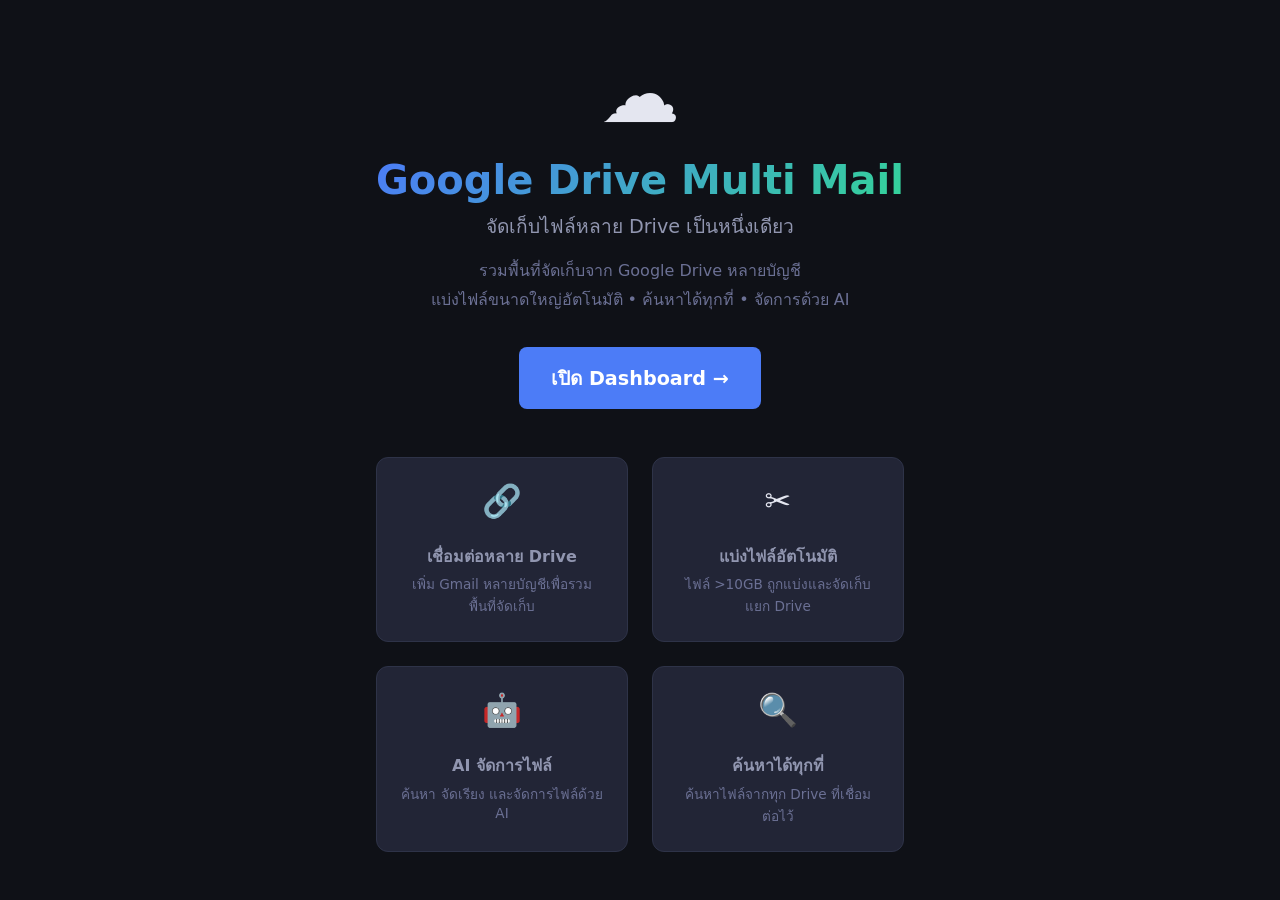
<file: templates/index.html>
<!DOCTYPE html>
<html lang="th">
<head>
    <meta charset="UTF-8">
    <meta name="viewport" content="width=device-width, initial-scale=1.0">
    <title>Google Drive Multi Mail</title>
    <link rel="stylesheet" href="/static/css/style.css">
</head>
<body>
    <div class="landing">
        <div class="landing-content">
            <div class="logo">☁️</div>
            <h1>Google Drive Multi Mail</h1>
            <p class="subtitle">จัดเก็บไฟล์หลาย Drive เป็นหนึ่งเดียว</p>
            <p class="desc">รวมพื้นที่จัดเก็บจาก Google Drive หลายบัญชี<br>
            แบ่งไฟล์ขนาดใหญ่อัตโนมัติ • ค้นหาได้ทุกที่ • จัดการด้วย AI</p>
            <a href="/dashboard" class="btn btn-primary btn-lg">เปิด Dashboard →</a>

            <div class="features">
                <div class="feature">
                    <span class="feature-icon">🔗</span>
                    <h3>เชื่อมต่อหลาย Drive</h3>
                    <p>เพิ่ม Gmail หลายบัญชีเพื่อรวมพื้นที่จัดเก็บ</p>
                </div>
                <div class="feature">
                    <span class="feature-icon">✂️</span>
                    <h3>แบ่งไฟล์อัตโนมัติ</h3>
                    <p>ไฟล์ >10GB ถูกแบ่งและจัดเก็บแยก Drive</p>
                </div>
                <div class="feature">
                    <span class="feature-icon">🤖</span>
                    <h3>AI จัดการไฟล์</h3>
                    <p>ค้นหา จัดเรียง และจัดการไฟล์ด้วย AI</p>
                </div>
                <div class="feature">
                    <span class="feature-icon">🔍</span>
                    <h3>ค้นหาได้ทุกที่</h3>
                    <p>ค้นหาไฟล์จากทุก Drive ที่เชื่อมต่อไว้</p>
                </div>
            </div>
        </div>
    </div>
</body>
</html>
</file>
<file: static/css/style.css>
/* ═══════════════════════════════════════════════════════════════════
   Google Drive Multi Mail - Dashboard Styles
   ═══════════════════════════════════════════════════════════════════ */

:root {
    --bg-primary: #0f1117;
    --bg-secondary: #1a1d28;
    --bg-card: #222536;
    --bg-hover: #2a2e42;
    --text-primary: #e4e6f0;
    --text-secondary: #9196b0;
    --text-muted: #6b7094;
    --accent: #4c7cf7;
    --accent-hover: #3a6ae0;
    --success: #34d399;
    --warning: #fbbf24;
    --danger: #f87171;
    --border: #2e3348;
    --shadow: 0 4px 24px rgba(0,0,0,0.3);
    --radius: 12px;
}

* {
    margin: 0;
    padding: 0;
    box-sizing: border-box;
}

body {
    font-family: 'Segoe UI', 'Noto Sans Thai', system-ui, -apple-system, sans-serif;
    background: var(--bg-primary);
    color: var(--text-primary);
    min-height: 100vh;
}

/* ════════════════ Landing Page ════════════════ */

.landing {
    display: flex;
    justify-content: center;
    align-items: center;
    min-height: 100vh;
    text-align: center;
    padding: 2rem;
}

.landing-content {
    max-width: 800px;
}

.logo {
    font-size: 5rem;
    margin-bottom: 1rem;
    animation: float 3s ease-in-out infinite;
}

@keyframes float {
    0%, 100% { transform: translateY(0); }
    50% { transform: translateY(-10px); }
}

.landing h1 {
    font-size: 2.5rem;
    margin-bottom: 0.5rem;
    background: linear-gradient(135deg, var(--accent), var(--success));
    -webkit-background-clip: text;
    -webkit-text-fill-color: transparent;
}

.subtitle {
    color: var(--text-secondary);
    font-size: 1.2rem;
    margin-bottom: 1rem;
}

.desc {
    color: var(--text-muted);
    margin-bottom: 2rem;
    line-height: 1.8;
}

.btn {
    display: inline-block;
    padding: 0.75rem 1.5rem;
    border: none;
    border-radius: 8px;
    cursor: pointer;
    font-size: 1rem;
    font-weight: 600;
    transition: all 0.2s;
    text-decoration: none;
}

.btn-primary {
    background: var(--accent);
    color: white;
}

.btn-primary:hover {
    background: var(--accent-hover);
    transform: translateY(-1px);
}

.btn-lg {
    padding: 1rem 2rem;
    font-size: 1.2rem;
}

.btn-danger {
    background: var(--danger);
    color: white;
}

.btn-danger:hover {
    opacity: 0.85;
}

.btn-sm {
    padding: 0.4rem 0.8rem;
    font-size: 0.85rem;
}

.btn-success {
    background: var(--success);
    color: #000;
}

.features {
    display: grid;
    grid-template-columns: repeat(auto-fit, minmax(180px, 1fr));
    gap: 1.5rem;
    margin-top: 3rem;
}

.feature {
    background: var(--bg-card);
    border: 1px solid var(--border);
    border-radius: var(--radius);
    padding: 1.5rem;
    transition: transform 0.2s;
}

.feature:hover {
    transform: translateY(-4px);
}

.feature-icon {
    font-size: 2rem;
    display: block;
    margin-bottom: 0.5rem;
}

.feature h3 {
    font-size: 1rem;
    margin-bottom: 0.3rem;
}

.feature p {
    color: var(--text-muted);
    font-size: 0.85rem;
}

/* ════════════════ Navbar ════════════════ */

.navbar {
    display: flex;
    align-items: center;
    padding: 0 1.5rem;
    height: 60px;
    background: var(--bg-secondary);
    border-bottom: 1px solid var(--border);
    position: sticky;
    top: 0;
    z-index: 100;
}

.nav-brand a {
    text-decoration: none;
    color: var(--text-primary);
    font-weight: 700;
    font-size: 1.1rem;
}

.nav-tabs {
    display: flex;
    gap: 0.25rem;
    margin-left: 2rem;
    overflow-x: auto;
}

.nav-tab {
    background: none;
    border: none;
    color: var(--text-secondary);
    padding: 0.5rem 1rem;
    cursor: pointer;
    border-radius: 8px;
    font-size: 0.9rem;
    white-space: nowrap;
    transition: all 0.2s;
}

.nav-tab:hover {
    background: var(--bg-hover);
    color: var(--text-primary);
}

.nav-tab.active {
    background: var(--accent);
    color: white;
}

/* ════════════════ Tab Content ════════════════ */

.tab-content {
    display: none;
    padding: 2rem;
    max-width: 1200px;
    margin: 0 auto;
}

.tab-content.active {
    display: block;
}

h2 {
    font-size: 1.5rem;
    margin-bottom: 1.5rem;
}

h3 {
    font-size: 1.15rem;
    margin: 1.5rem 0 1rem;
    color: var(--text-secondary);
}

/* ════════════════ Stats Grid ════════════════ */

.stats-grid {
    display: grid;
    grid-template-columns: repeat(auto-fit, minmax(200px, 1fr));
    gap: 1rem;
    margin-bottom: 2rem;
}

.stat-card {
    background: var(--bg-card);
    border: 1px solid var(--border);
    border-radius: var(--radius);
    padding: 1.5rem;
    text-align: center;
}

.stat-icon {
    font-size: 2rem;
    margin-bottom: 0.5rem;
}

.stat-value {
    font-size: 1.8rem;
    font-weight: 700;
    color: var(--accent);
}

.stat-label {
    color: var(--text-muted);
    font-size: 0.85rem;
    margin-top: 0.3rem;
}

/* ════════════════ Storage Bar ════════════════ */

.storage-bar-container {
    display: flex;
    align-items: center;
    gap: 1rem;
    margin-bottom: 2rem;
}

.storage-bar {
    flex: 1;
    height: 20px;
    background: var(--bg-card);
    border-radius: 10px;
    overflow: hidden;
}

.storage-bar-fill {
    height: 100%;
    background: linear-gradient(90deg, var(--accent), var(--success));
    border-radius: 10px;
    transition: width 0.5s ease;
    width: 0%;
}

.storage-bar-label {
    font-weight: 600;
    min-width: 50px;
}

/* ════════════════ File List ════════════════ */

.file-list {
    display: flex;
    flex-direction: column;
    gap: 0.5rem;
}

.file-item {
    display: flex;
    align-items: center;
    gap: 1rem;
    padding: 1rem 1.25rem;
    background: var(--bg-card);
    border: 1px solid var(--border);
    border-radius: var(--radius);
    cursor: pointer;
    transition: background 0.2s;
}

.file-item:hover {
    background: var(--bg-hover);
}

.file-icon {
    font-size: 1.5rem;
    min-width: 40px;
    text-align: center;
}

.file-info {
    flex: 1;
}

.file-name {
    font-weight: 600;
    font-size: 1rem;
}

.file-meta {
    color: var(--text-muted);
    font-size: 0.8rem;
    margin-top: 0.2rem;
}

.file-actions {
    display: flex;
    gap: 0.5rem;
}

.tag {
    display: inline-block;
    background: var(--bg-hover);
    color: var(--text-secondary);
    padding: 0.15rem 0.5rem;
    border-radius: 4px;
    font-size: 0.75rem;
    margin: 0.1rem;
}

.split-badge {
    background: var(--warning);
    color: #000;
    padding: 0.15rem 0.5rem;
    border-radius: 4px;
    font-size: 0.75rem;
    font-weight: 600;
}

/* ════════════════ Upload ════════════════ */

.upload-area {
    border: 2px dashed var(--border);
    border-radius: var(--radius);
    padding: 3rem;
    text-align: center;
    margin-bottom: 1.5rem;
    transition: border-color 0.2s;
}

.upload-area:hover, .upload-area.drag-over {
    border-color: var(--accent);
}

.upload-icon {
    font-size: 3rem;
    margin-bottom: 1rem;
}

.upload-options {
    background: var(--bg-card);
    border: 1px solid var(--border);
    border-radius: var(--radius);
    padding: 1.5rem;
    margin-bottom: 1.5rem;
    display: flex;
    flex-direction: column;
    gap: 0.75rem;
}

.upload-options label {
    font-weight: 600;
    font-size: 0.9rem;
    color: var(--text-secondary);
}

.upload-options input,
.upload-options textarea {
    background: var(--bg-primary);
    border: 1px solid var(--border);
    border-radius: 8px;
    padding: 0.75rem;
    color: var(--text-primary);
    font-size: 0.95rem;
    width: 100%;
}

.upload-options textarea {
    height: 80px;
    resize: vertical;
}

.upload-progress {
    background: var(--bg-card);
    border: 1px solid var(--border);
    border-radius: var(--radius);
    padding: 1rem;
    margin-top: 0.75rem;
    transition: border-color 0.2s;
}

.upload-progress:has(.progress-fill[style*="var(--success)"]) {
    border-color: var(--success);
}

.upload-progress:has(.progress-fill[style*="var(--danger)"]) {
    border-color: var(--danger);
}

.progress-bar {
    height: 8px;
    background: var(--bg-primary);
    border-radius: 4px;
    overflow: hidden;
    margin-top: 0.5rem;
}

.progress-fill {
    height: 100%;
    background: var(--accent);
    border-radius: 4px;
    transition: width 0.3s;
}

/* ════════════════ Search ════════════════ */

.search-bar {
    display: flex;
    gap: 0.75rem;
    margin-bottom: 1.5rem;
}

.search-bar input {
    flex: 1;
    background: var(--bg-card);
    border: 1px solid var(--border);
    border-radius: 8px;
    padding: 0.75rem 1rem;
    color: var(--text-primary);
    font-size: 1rem;
}

.search-bar input:focus {
    outline: none;
    border-color: var(--accent);
}

/* ════════════════ Forms ════════════════ */

.card {
    background: var(--bg-card);
    border: 1px solid var(--border);
    border-radius: var(--radius);
    padding: 1.5rem;
    margin-bottom: 1rem;
}

.card h3 {
    margin-top: 0;
}

form {
    display: flex;
    flex-direction: column;
    gap: 0.75rem;
}

form label {
    font-weight: 600;
    font-size: 0.9rem;
    color: var(--text-secondary);
}

form input,
form textarea {
    background: var(--bg-primary);
    border: 1px solid var(--border);
    border-radius: 8px;
    padding: 0.75rem;
    color: var(--text-primary);
    font-size: 0.95rem;
}

form input:focus,
form textarea:focus {
    outline: none;
    border-color: var(--accent);
}

/* ════════════════ Account List ════════════════ */

.account-item {
    display: flex;
    align-items: center;
    gap: 1rem;
    padding: 1rem;
    background: var(--bg-card);
    border: 1px solid var(--border);
    border-radius: var(--radius);
    margin-bottom: 0.5rem;
}

.account-avatar {
    width: 40px;
    height: 40px;
    border-radius: 50%;
    background: var(--accent);
    display: flex;
    align-items: center;
    justify-content: center;
    font-weight: 700;
    font-size: 1rem;
    color: white;
}

.account-info {
    flex: 1;
}

.account-email {
    font-weight: 600;
}

.account-status {
    font-size: 0.8rem;
    color: var(--text-muted);
}

.status-dot {
    width: 8px;
    height: 8px;
    border-radius: 50%;
    display: inline-block;
    margin-right: 4px;
}

.status-active { background: var(--success); }
.status-inactive { background: var(--danger); }
.status-pending { background: var(--warning); }

/* ════════════════ Drive Details ════════════════ */

.drive-card {
    background: var(--bg-card);
    border: 1px solid var(--border);
    border-radius: var(--radius);
    padding: 1.25rem;
    margin-bottom: 0.75rem;
}

.drive-email {
    font-weight: 600;
    margin-bottom: 0.75rem;
}

.drive-quota {
    display: flex;
    gap: 1.5rem;
    font-size: 0.85rem;
    color: var(--text-secondary);
}

/* ════════════════ Modal ════════════════ */

.modal {
    position: fixed;
    inset: 0;
    background: rgba(0,0,0,0.6);
    display: flex;
    justify-content: center;
    align-items: center;
    z-index: 200;
}

.modal-content {
    background: var(--bg-secondary);
    border: 1px solid var(--border);
    border-radius: var(--radius);
    padding: 2rem;
    max-width: 600px;
    width: 90%;
    max-height: 80vh;
    overflow-y: auto;
    position: relative;
}

.modal-close {
    position: absolute;
    top: 1rem;
    right: 1.5rem;
    font-size: 1.5rem;
    cursor: pointer;
    color: var(--text-muted);
}

.modal-close:hover {
    color: var(--text-primary);
}

/* ════════════════ Utilities ════════════════ */

.loading {
    text-align: center;
    padding: 2rem;
    color: var(--text-muted);
}

.empty-state {
    text-align: center;
    padding: 3rem;
    color: var(--text-muted);
}

.empty-state .empty-icon {
    font-size: 3rem;
    margin-bottom: 1rem;
}

.toast {
    position: fixed;
    bottom: 2rem;
    right: 2rem;
    background: var(--bg-card);
    border: 1px solid var(--border);
    border-radius: 8px;
    padding: 1rem 1.5rem;
    z-index: 300;
    animation: slideIn 0.3s ease;
}

.toast-success { border-color: var(--success); }
.toast-error { border-color: var(--danger); }
.toast-undo {
    border-color: var(--accent);
    min-width: 320px;
    max-width: 420px;
    padding: 0;
}
.toast-undo-content {
    display: flex;
    align-items: center;
    justify-content: space-between;
    gap: 1rem;
    padding: 0.75rem 1rem;
}
.toast-undo-msg {
    flex: 1;
    font-size: 0.9rem;
}
.toast-undo-actions {
    display: flex;
    align-items: center;
    gap: 0.5rem;
    flex-shrink: 0;
}
.toast-undo-btn {
    background: var(--accent);
    color: white;
    border: none;
    border-radius: 6px;
    padding: 0.35rem 0.75rem;
    font-size: 0.8rem;
    font-weight: 600;
    cursor: pointer;
    white-space: nowrap;
    transition: background 0.2s;
}
.toast-undo-btn:hover {
    background: var(--accent-hover);
}
.toast-undo-btn:disabled {
    opacity: 0.6;
    cursor: not-allowed;
}
.toast-undo-countdown {
    color: var(--text-muted);
    font-size: 0.75rem;
    min-width: 24px;
    text-align: right;
}

@keyframes slideIn {
    from { transform: translateY(20px); opacity: 0; }
    to { transform: translateY(0); opacity: 1; }
}

/* ════════════════ Folder Tree Sidebar ════════════════ */

.folder-sidebar {
    width: 240px;
    min-width: 240px;
    background: var(--bg-secondary);
    border-right: 1px solid var(--border);
    display: flex;
    flex-direction: column;
    overflow: hidden;
}

.folder-sidebar-header {
    display: flex;
    justify-content: space-between;
    align-items: center;
    padding: 0.75rem 1rem;
    border-bottom: 1px solid var(--border);
}

.folder-tree {
    flex: 1;
    overflow-y: auto;
    padding: 0.5rem 0;
}

.tree-item {
    display: flex;
    align-items: center;
    gap: 0.4rem;
    padding: 0.35rem 0.75rem;
    cursor: pointer;
    font-size: 0.85rem;
    color: var(--text-secondary);
    transition: background 0.15s;
    border-left: 3px solid transparent;
}

.tree-item:hover {
    background: var(--bg-hover);
    color: var(--text-primary);
}

.tree-item.active {
    background: var(--bg-hover);
    color: var(--accent);
    border-left-color: var(--accent);
    font-weight: 600;
}

.tree-item-icon {
    font-size: 0.9rem;
    min-width: 18px;
    text-align: center;
}

.tree-item-name {
    flex: 1;
    overflow: hidden;
    text-overflow: ellipsis;
    white-space: nowrap;
}

.tree-item-count {
    font-size: 0.7rem;
    color: var(--text-muted);
    background: var(--bg-card);
    padding: 0.1rem 0.35rem;
    border-radius: 8px;
    min-width: 18px;
    text-align: center;
}

.tree-indent {
    display: inline-block;
}

.tree-children {
    display: none;
}

.tree-children.open {
    display: block;
}

.tree-toggle {
    font-size: 0.65rem;
    min-width: 12px;
    text-align: center;
    color: var(--text-muted);
    cursor: pointer;
    transition: transform 0.15s;
}

.tree-toggle.open {
    transform: rotate(90deg);
}

/* ════════════════ Breadcrumb ════════════════ */

.breadcrumb-bar {
    display: flex;
    align-items: center;
    gap: 0.25rem;
    padding: 0.5rem 1rem;
    background: var(--bg-secondary);
    border-bottom: 1px solid var(--border);
    font-size: 0.85rem;
    min-height: 38px;
    flex-wrap: wrap;
}

.breadcrumb-item {
    color: var(--text-muted);
    cursor: pointer;
    padding: 0.2rem 0.4rem;
    border-radius: 4px;
    transition: background 0.15s;
}

.breadcrumb-item:hover {
    background: var(--bg-hover);
    color: var(--text-primary);
}

.breadcrumb-item.current {
    color: var(--text-primary);
    font-weight: 600;
    cursor: default;
}

.breadcrumb-sep {
    color: var(--text-muted);
    font-size: 0.75rem;
}

/* ════════════════ Preview Panel ════════════════ */

.preview-panel {
    width: 380px;
    min-width: 380px;
    background: var(--bg-secondary);
    border-left: 1px solid var(--border);
    display: flex;
    flex-direction: column;
    overflow: hidden;
}

.preview-header {
    display: flex;
    justify-content: space-between;
    align-items: center;
    padding: 0.75rem 1rem;
    border-bottom: 1px solid var(--border);
    font-size: 0.9rem;
}

.preview-body {
    flex: 1;
    overflow-y: auto;
    padding: 1rem;
}

.preview-image {
    max-width: 100%;
    border-radius: 8px;
    border: 1px solid var(--border);
}

.preview-pdf {
    width: 100%;
    height: 100%;
    min-height: 500px;
    border: none;
    border-radius: 8px;
}

.preview-code {
    background: var(--bg-primary);
    border: 1px solid var(--border);
    border-radius: 8px;
    padding: 1rem;
    font-family: 'Cascadia Code', 'Fira Code', 'Consolas', monospace;
    font-size: 0.8rem;
    line-height: 1.6;
    overflow-x: auto;
    white-space: pre-wrap;
    word-break: break-all;
    color: var(--text-primary);
    max-height: 600px;
    overflow-y: auto;
    tab-size: 4;
}

.preview-meta {
    display: flex;
    flex-direction: column;
    gap: 0.5rem;
    margin-bottom: 1rem;
    padding: 0.75rem;
    background: var(--bg-card);
    border-radius: 8px;
    font-size: 0.85rem;
}

.preview-meta-row {
    display: flex;
    justify-content: space-between;
    color: var(--text-secondary);
}

.preview-not-available {
    display: flex;
    flex-direction: column;
    align-items: center;
    justify-content: center;
    height: 200px;
    color: var(--text-muted);
    text-align: center;
}

.preview-not-available .icon {
    font-size: 3rem;
    margin-bottom: 1rem;
}

.line-num {
    color: var(--text-muted);
    opacity: 0.5;
    user-select: none;
    display: inline-block;
    width: 3em;
    text-align: right;
    margin-right: 0.75em;
    border-right: 1px solid var(--border);
    padding-right: 0.5em;
}

.file-item.selected {
    background: var(--bg-hover);
    border-color: var(--accent);
}

/* ════════════════ Drag & Drop ════════════════ */

.file-item {
    transition: background 0.2s, border-color 0.2s, transform 0.2s, opacity 0.25s, box-shadow 0.2s;
}

.file-item.dragging {
    opacity: 0.4;
    border-color: var(--accent);
    background: var(--bg-hover);
    transform: scale(0.96) rotate(-1deg);
    box-shadow: 0 8px 24px rgba(76,124,247,0.3);
    z-index: 10;
}

.tree-item.drag-over {
    background: rgba(76, 124, 247, 0.15);
    border-left-color: var(--accent);
    color: var(--accent);
    font-weight: 600;
    animation: folderPulse 0.6s ease infinite alternate;
}

.tree-item.drag-over::after {
    content: '  ⬇️';
    font-size: 0.75rem;
    animation: bounceDown 0.4s ease infinite alternate;
}

@keyframes folderPulse {
    from { background: rgba(76, 124, 247, 0.1); }
    to { background: rgba(76, 124, 247, 0.25); }
}

@keyframes bounceDown {
    from { transform: translateY(-2px); }
    to { transform: translateY(2px); }
}

.breadcrumb-item.drag-over {
    background: rgba(76, 124, 247, 0.2);
    color: var(--accent);
    font-weight: 600;
    border-radius: 4px;
    animation: folderPulse 0.6s ease infinite alternate;
}

/* ─── Drop success flash ─── */

@keyframes dropSuccess {
    0% { box-shadow: 0 0 0 0 rgba(52, 211, 153, 0.5); background: var(--bg-card); }
    50% { box-shadow: 0 0 20px 4px rgba(52, 211, 153, 0.3); background: rgba(52, 211, 153, 0.08); }
    100% { box-shadow: 0 0 0 0 rgba(52, 211, 153, 0); background: var(--bg-card); }
}

.file-item.drop-success {
    animation: dropSuccess 0.6s ease;
    border-color: var(--success);
}

/* ─── File list stagger enter ─── */

@keyframes fileEnter {
    from { opacity: 0; transform: translateY(8px); }
    to { opacity: 1; transform: translateY(0); }
}

.file-item.file-enter {
    animation: fileEnter 0.25s ease forwards;
}

/* ─── Drag ghost counter ─── */

.drag-ghost {
    position: fixed;
    pointer-events: none;
    z-index: 9999;
    background: var(--accent);
    color: white;
    padding: 0.4rem 0.8rem;
    border-radius: 20px;
    font-size: 0.8rem;
    font-weight: 700;
    box-shadow: 0 4px 16px rgba(76,124,247,0.4);
    white-space: nowrap;
    opacity: 0;
    transition: opacity 0.15s;
}

.drag-ghost.visible {
    opacity: 1;
}

/* ─── File remove animation ─── */

@keyframes fileRemove {
    from { opacity: 1; transform: translateX(0); max-height: 80px; }
    to { opacity: 0; transform: translateX(-30px); max-height: 0; padding: 0; margin: 0; border-width: 0; }
}

.file-item.file-remove {
    animation: fileRemove 0.35s ease forwards;
    overflow: hidden;
}

/* ════════════════ Multi-Select ════════════════ */

.file-item.selected-multi {
    background: rgba(76, 124, 247, 0.12);
    border-color: var(--accent);
    box-shadow: inset 0 0 0 1px var(--accent);
}

.file-item.selected-multi .file-icon::before {
    content: '✓';
    position: absolute;
    top: -4px;
    left: -4px;
    width: 18px;
    height: 18px;
    background: var(--accent);
    color: white;
    border-radius: 50%;
    font-size: 0.65rem;
    display: flex;
    align-items: center;
    justify-content: center;
    line-height: 1;
}

.file-item .file-icon {
    position: relative;
}

.selection-toolbar {
    display: flex;
    align-items: center;
    gap: 0.75rem;
    padding: 0.5rem 1rem;
    background: var(--accent);
    color: white;
    font-size: 0.85rem;
    font-weight: 600;
    min-height: 40px;
}

.selection-count {
    margin-right: 0.5rem;
}

.selection-toolbar .btn {
    background: rgba(255,255,255,0.15);
    color: white;
    border: 1px solid rgba(255,255,255,0.25);
}

.selection-toolbar .btn:hover {
    background: rgba(255,255,255,0.25);
}

.selection-toolbar .btn-danger {
    background: rgba(248,113,113,0.3);
    border-color: rgba(248,113,113,0.5);
}

.selection-toolbar .btn-danger:hover {
    background: rgba(248,113,113,0.5);
}

/* ════════════════ Context Menu ════════════════ */

.context-menu {
    position: fixed;
    z-index: 500;
    background: var(--bg-secondary);
    border: 1px solid var(--border);
    border-radius: 10px;
    padding: 0.4rem 0;
    min-width: 200px;
    box-shadow: 0 8px 32px rgba(0,0,0,0.4);
    animation: slideIn 0.15s ease;
}

.context-menu-item {
    display: flex;
    align-items: center;
    gap: 0.6rem;
    padding: 0.55rem 1rem;
    font-size: 0.88rem;
    color: var(--text-primary);
    cursor: pointer;
    transition: background 0.12s;
}

.context-menu-item:hover {
    background: var(--bg-hover);
}

.context-menu-danger {
    color: var(--danger);
}

.context-menu-danger:hover {
    background: rgba(248,113,113,0.1);
}

.context-menu-sep {
    height: 1px;
    background: var(--border);
    margin: 0.3rem 0.5rem;
}

/* ════════════════ Folder Picker ════════════════ */

.folder-picker-tree {
    max-height: 350px;
    overflow-y: auto;
    background: var(--bg-primary);
    border: 1px solid var(--border);
    border-radius: 8px;
    padding: 0.5rem 0;
    margin: 1rem 0;
}

.picker-tree-item {
    display: flex;
    align-items: center;
    gap: 0.4rem;
    padding: 0.4rem 0.75rem;
    font-size: 0.88rem;
    color: var(--text-secondary);
    cursor: pointer;
    transition: background 0.12s;
    border-radius: 4px;
    margin: 0 0.25rem;
}

.picker-tree-item:hover {
    background: var(--bg-hover);
    color: var(--text-primary);
}

.picker-tree-item.selected {
    background: rgba(76, 124, 247, 0.15);
    color: var(--accent);
    font-weight: 600;
}

.picker-tree-toggle {
    font-size: 0.6rem;
    min-width: 12px;
    text-align: center;
    color: var(--text-muted);
    cursor: pointer;
}

.picker-tree-icon {
    font-size: 0.85rem;
}

.picker-tree-name {
    flex: 1;
    overflow: hidden;
    text-overflow: ellipsis;
    white-space: nowrap;
}

.folder-picker-footer {
    display: flex;
    justify-content: space-between;
    align-items: center;
    padding-top: 0.75rem;
    border-top: 1px solid var(--border);
    font-size: 0.85rem;
    color: var(--text-secondary);
}

/* ════════════════ Responsive ════════════════ */

@media (max-width: 768px) {
    .navbar {
        flex-direction: column;
        height: auto;
        padding: 0.75rem;
    }

    .nav-tabs {
        margin-left: 0;
        margin-top: 0.5rem;
    }

    .tab-content {
        padding: 1rem;
    }

    .stats-grid {
        grid-template-columns: repeat(2, 1fr);
    }

    .file-item {
        flex-wrap: wrap;
    }

    .search-bar {
        flex-direction: column;
    }
}
</file>
